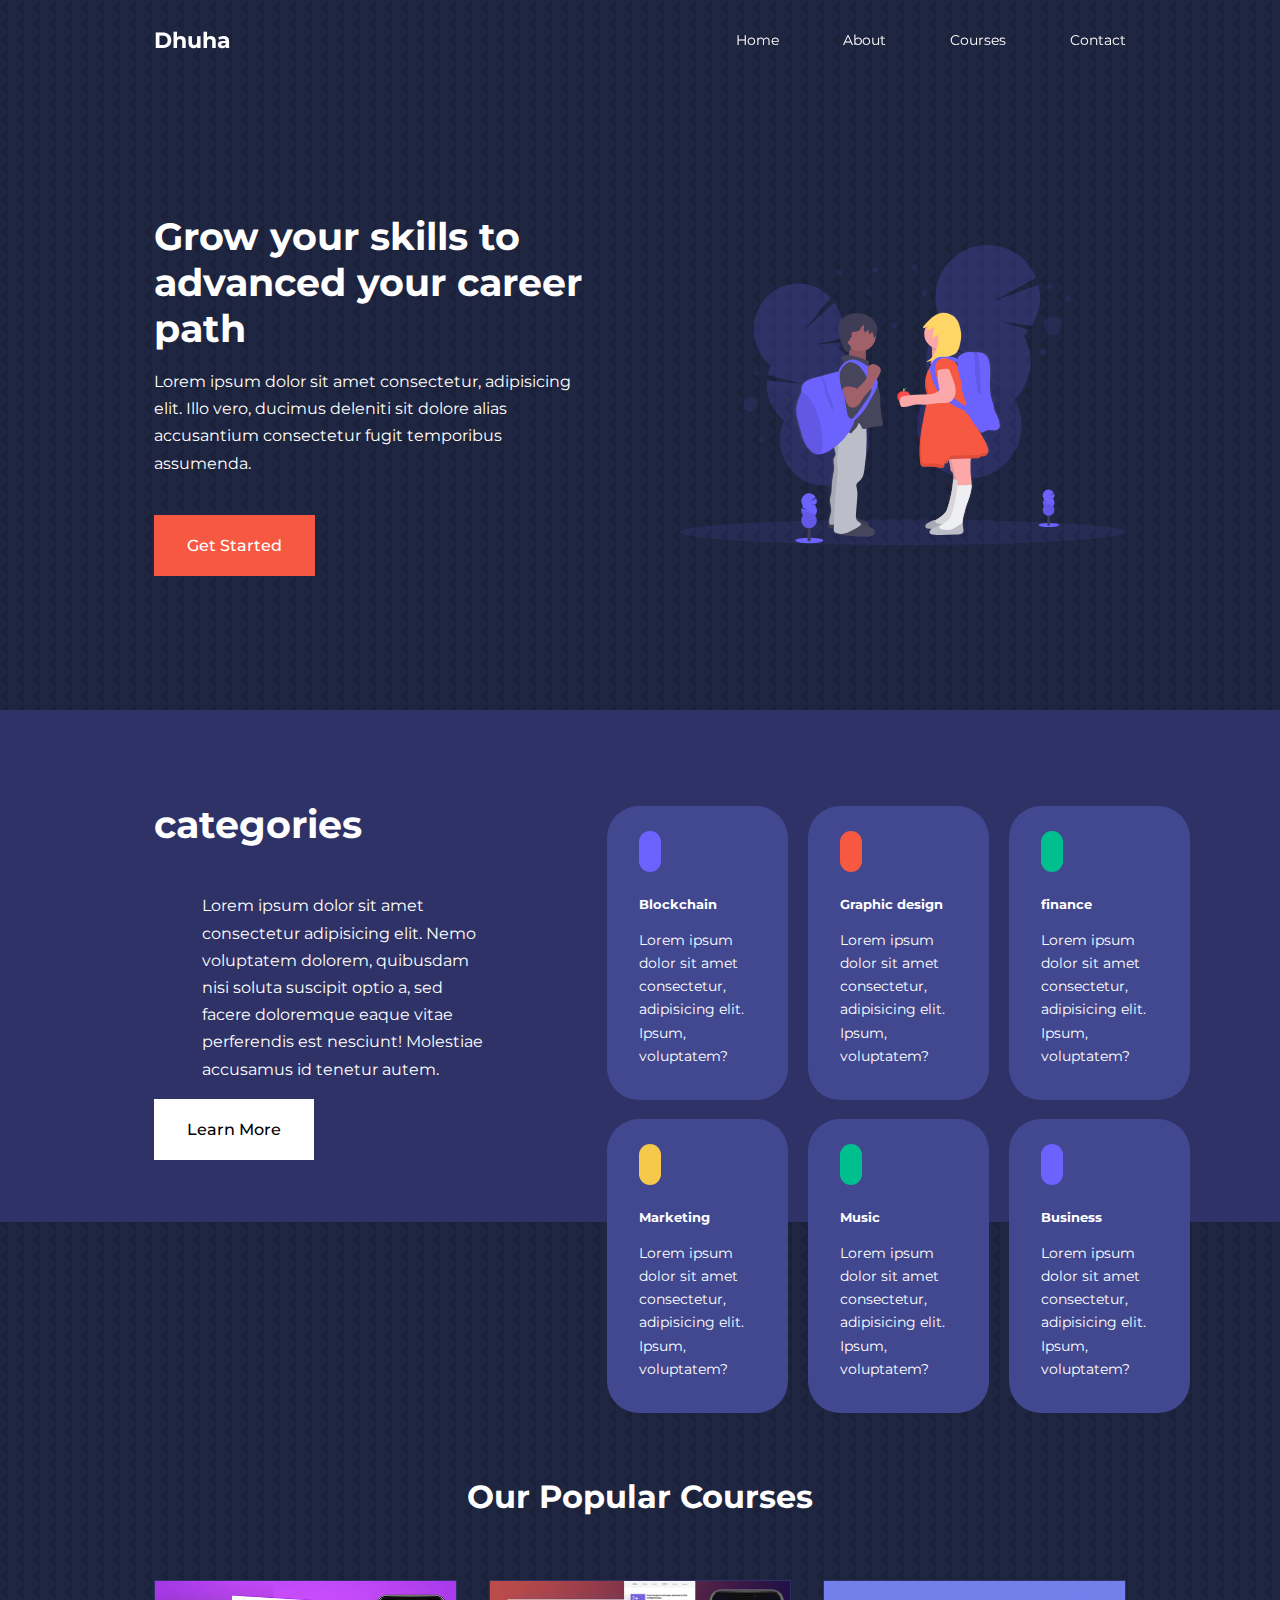
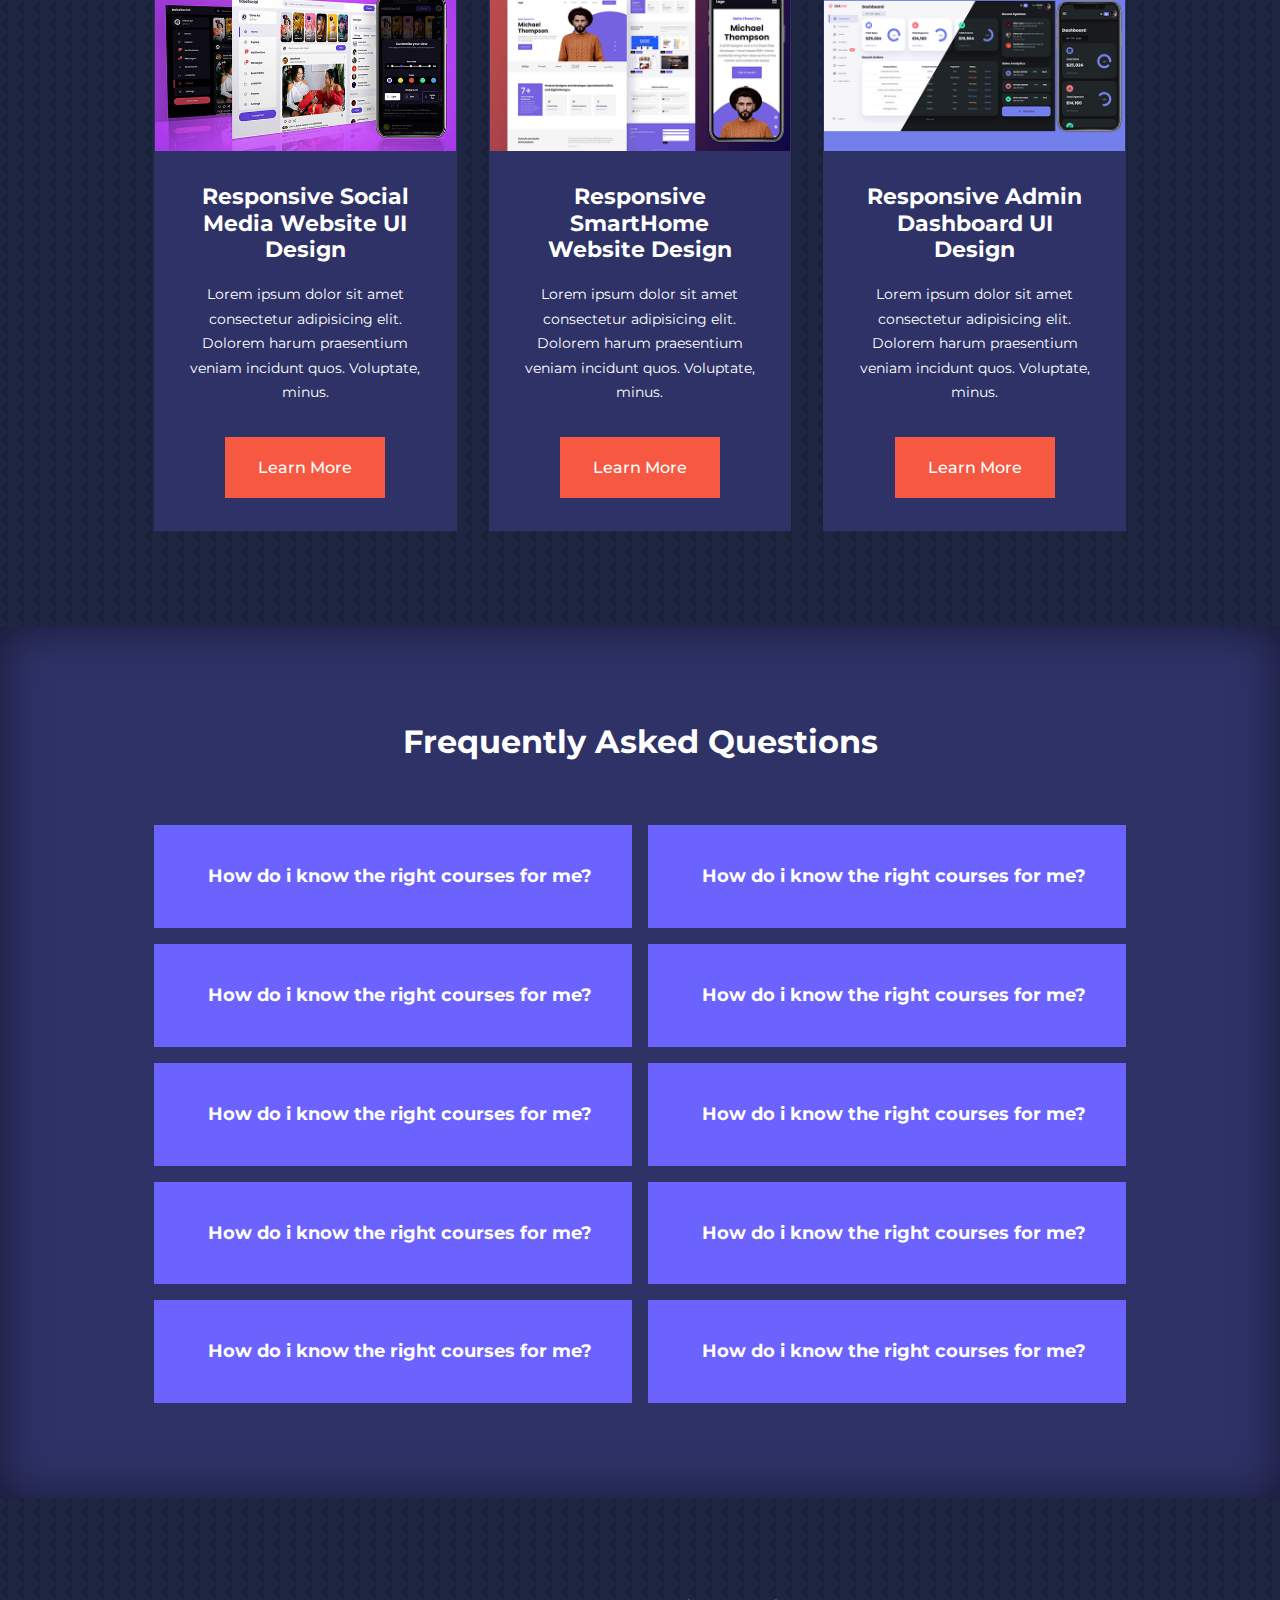
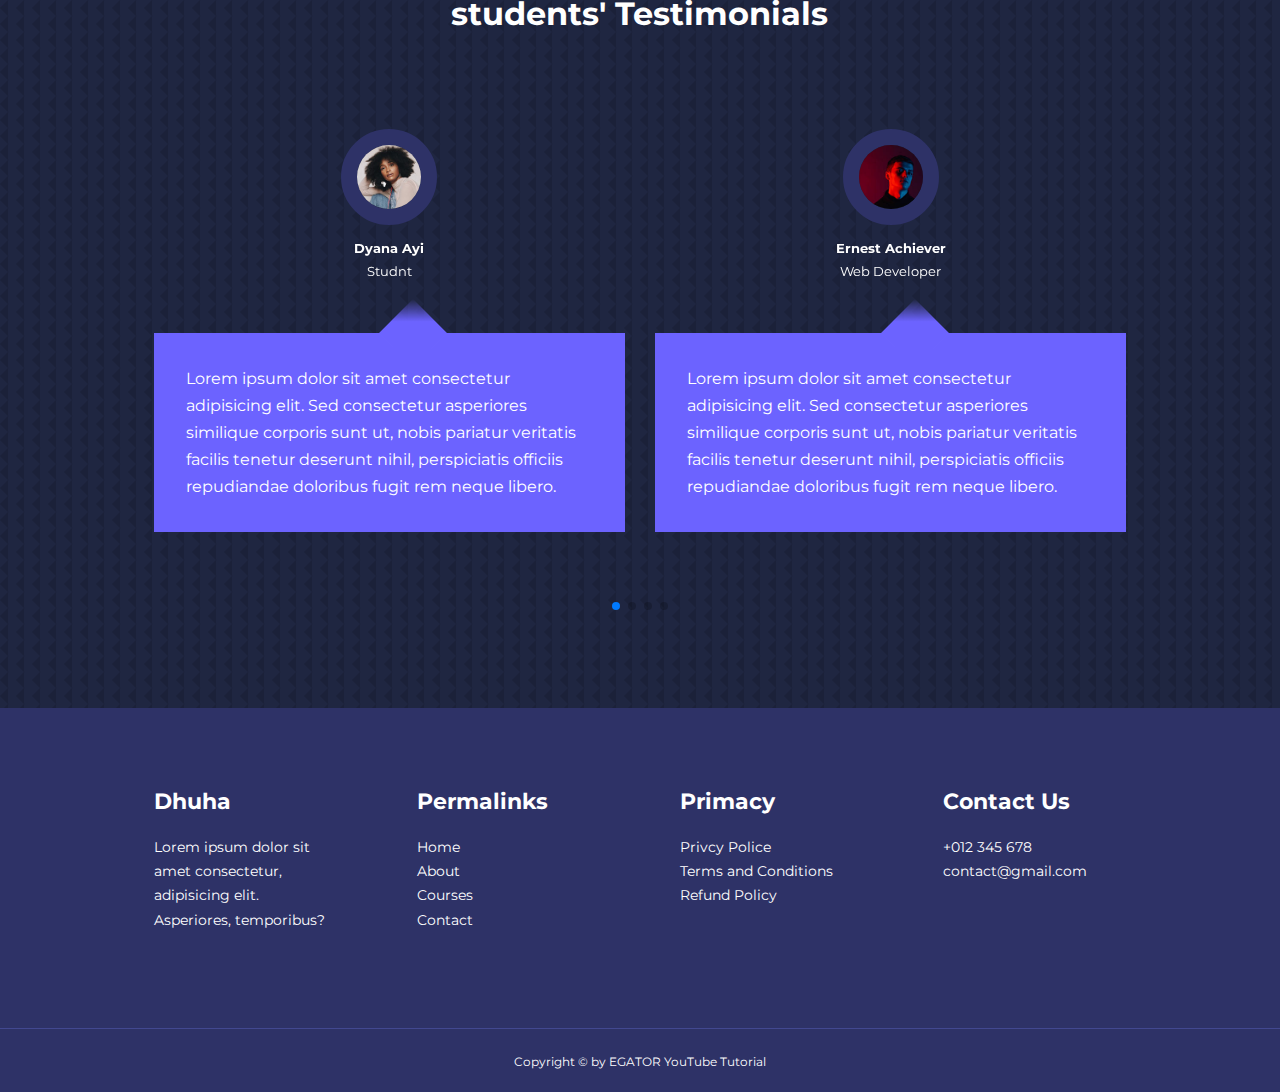
<file: index.html>
<!DOCTYPE html>
<html lang="en">
<head>
  <meta charset="UTF-8">
  <meta http-equiv="X-UA-Compatible" content="IE=edge">
  <meta name="viewport" content="width=device-width, initial-scale=1.0">
  <title>Responsive Multipage Education Using HTML, CSS & JavaScript</title>
  <link rel="stylesheet" href="https://unicons.iconscout.com/release/v2.1.6/css/unicons.css">
  <link rel="preconnect" href="https://fonts.googleapis.com">
  <link rel="preconnect" href="https://fonts.gstatic.com" crossorigin>
  <link href="https://fonts.googleapis.com/css2?family=Montserrat:wght@300;400;500;600;700&family=Open+Sans:wght@300;400;500;600;700;800&family=Poppins:wght@400;500;700&family=Roboto:wght@100;300;500&family=Work+Sans:wght@500;600;700;800&display=swap" rel="stylesheet">
  <link
  rel="stylesheet"
  href="https://unpkg.com/swiper@8/swiper-bundle.min.css"
/>
  
  <link rel="stylesheet" href="./css/style.css">
  <style>
    body{
      background-image: url('./images/bg-texture.png') ;
    }
  </style>
</head>
<body>
  
  <nav>
    <div class="container nav_container">
      <a href="index.html"><h4>Dhuha</h4></a>
      <ul class="nav_menu">
        <li><a href="index.html">Home</a></li>
        <li><a href="about.html">About</a></li>
        <li><a href="courses.html">Courses</a></li>
        <li><a href="contact.html">Contact</a></li>
      </ul>
      <button id="open-menu-btn"><i class="uil uil-bars"></i></button>
      <button id="close-menu-btn"><i class="uil uil-multiply"></i></button>
    </div>
  </nav>

  <header>
    <div class="container header_container">
      <div class="header_left">
        <h1>Grow your skills to advanced your career path</h1>
        <p>Lorem ipsum dolor sit amet consectetur, adipisicing elit. Illo vero, ducimus deleniti sit dolore alias accusantium consectetur fugit temporibus assumenda.</p>
        <a href="courses.html" class="btn btn-primary">Get Started</a>
      </div>
      <div class="header_right">
        <div class="header_right-imame">
          <img src="./images/header.svg" alt="">
        </div>
      </div>
    </div>
  </header>

  <section class="categories">
    <div class="container categories_container">
      <div class="categories_left">
        <h1>categories</h1>
        <p>Lorem ipsum dolor sit amet consectetur adipisicing elit. Nemo voluptatem dolorem, quibusdam nisi soluta suscipit optio a, sed facere doloremque eaque vitae perferendis est nesciunt! Molestiae accusamus id tenetur autem.</p>
        <a href="#" class="btn">Learn More</a>
      </div>
      <div class="categories_right">
        <article class="category">
          <span class="category_icon"><i class="uil uil-bitcoin-circle"></i></span>
          <h5>Blockchain</h5>
          <p>Lorem ipsum dolor sit amet consectetur, adipisicing elit. Ipsum, voluptatem?</p>
        </article>
        <article class="category">
          <span class="category_icon"><i class="uil uil-palette"></i></span>
          <h5>Graphic design</h5>
          <p>Lorem ipsum dolor sit amet consectetur, adipisicing elit. Ipsum, voluptatem?</p>
        </article>
        <article class="category">
          <span class="category_icon"><i class="uil uil-usd-circle"></i></span>
          <h5>finance</h5>
          <p>Lorem ipsum dolor sit amet consectetur, adipisicing elit. Ipsum, voluptatem?</p>
        </article>
        <article class="category">
          <span class="category_icon"><i class="uil uil-megaphone"></i></span>
          <h5>Marketing</h5>
          <p>Lorem ipsum dolor sit amet consectetur, adipisicing elit. Ipsum, voluptatem?</p>
        </article>
        <article class="category">
          <span class="category_icon"><i class="uil uil-music"></i></span>
          <h5>Music</h5>
          <p>Lorem ipsum dolor sit amet consectetur, adipisicing elit. Ipsum, voluptatem?</p>
        </article>
        <article class="category">
          <span class="category_icon"><i class="uil uil-puzzle-piece"></i></span>
          <h5>Business</h5>
          <p>Lorem ipsum dolor sit amet consectetur, adipisicing elit. Ipsum, voluptatem?</p>
        </article>
      </div>
    </div>
  </section>

  <section class="courses">
    <h2>Our Popular Courses</h2>
    <div class="container courses_container">
      <article class="course">
        <div class="course_image">
          <img src="./images/course1.jpg" alt="">
        </div>
        <div class="course_info">
          <h4>Responsive Social Media Website UI Design</h4>
          <p>Lorem ipsum dolor sit amet consectetur adipisicing elit. Dolorem harum praesentium veniam incidunt quos. Voluptate, minus.</p>
          <a href="courses.html" class="btn btn-primary">Learn More</a>
        </div>
      </article>

      <article class="course">
        <div class="course_image">
          <img src="./images/course2.jpg" alt="">
        </div>
        <div class="course_info">
          <h4>Responsive SmartHome Website Design</h4>
          <p>Lorem ipsum dolor sit amet consectetur adipisicing elit. Dolorem harum praesentium veniam incidunt quos. Voluptate, minus.</p>
          <a href="courses.html" class="btn btn-primary">Learn More</a>
        </div>
      </article>

      <article class="course">
        <div class="course_image">
          <img src="./images/course3.jpg" alt="">
        </div>
        <div class="course_info">
          <h4>Responsive Admin Dashboard UI Design</h4>
          <p>Lorem ipsum dolor sit amet consectetur adipisicing elit. Dolorem harum praesentium veniam incidunt quos. Voluptate, minus.</p>
          <a href="courses.html" class="btn btn-primary">Learn More</a>
        </div>
      </article>
    </div>
  </section>

  <section class="faqs">
    <h2>Frequently Asked Questions</h2>
    <div class="container faqs_container">
      <article class="faq">
        <div class="faq_icon"><i class="uil uil-plus"></i></div>
        <div class="faq_answer">
          <h4>How do i know the right courses for me?</h4>
          <p>Lorem ipsum dolor sit, amet consectetur adipisicing elit. Ipsum repudiandae vero, laborum rerum labore qui delectus, eos beatae pariatur iusto, recusandae architecto. Voluptatum enim dolore autem adipisci quos repudiandae dolores.</p>
        </div>
      </article>

      <article class="faq">
        <div class="faq_icon"><i class="uil uil-plus"></i></div>
        <div class="faq_answer">
          <h4>How do i know the right courses for me?</h4>
          <p>Lorem ipsum dolor sit, amet consectetur adipisicing elit. Ipsum repudiandae vero, laborum rerum labore qui delectus, eos beatae pariatur iusto, recusandae architecto. Voluptatum enim dolore autem adipisci quos repudiandae dolores.</p>
        </div>
      </article>

      <article class="faq">
        <div class="faq_icon"><i class="uil uil-plus"></i></div>
        <div class="faq_answer">
          <h4>How do i know the right courses for me?</h4>
          <p>Lorem ipsum dolor sit, amet consectetur adipisicing elit. Ipsum repudiandae vero, laborum rerum labore qui delectus, eos beatae pariatur iusto, recusandae architecto. Voluptatum enim dolore autem adipisci quos repudiandae dolores.</p>
        </div>
      </article>

      <article class="faq">
        <div class="faq_icon"><i class="uil uil-plus"></i></div>
        <div class="faq_answer">
          <h4>How do i know the right courses for me?</h4>
          <p>Lorem ipsum dolor sit, amet consectetur adipisicing elit. Ipsum repudiandae vero, laborum rerum labore qui delectus, eos beatae pariatur iusto, recusandae architecto. Voluptatum enim dolore autem adipisci quos repudiandae dolores.</p>
        </div>
      </article>

      <article class="faq">
        <div class="faq_icon"><i class="uil uil-plus"></i></div>
        <div class="faq_answer">
          <h4>How do i know the right courses for me?</h4>
          <p>Lorem ipsum dolor sit, amet consectetur adipisicing elit. Ipsum repudiandae vero, laborum rerum labore qui delectus, eos beatae pariatur iusto, recusandae architecto. Voluptatum enim dolore autem adipisci quos repudiandae dolores.</p>
        </div>
      </article>

      <article class="faq">
        <div class="faq_icon"><i class="uil uil-plus"></i></div>
        <div class="faq_answer">
          <h4>How do i know the right courses for me?</h4>
          <p>Lorem ipsum dolor sit, amet consectetur adipisicing elit. Ipsum repudiandae vero, laborum rerum labore qui delectus, eos beatae pariatur iusto, recusandae architecto. Voluptatum enim dolore autem adipisci quos repudiandae dolores.</p>
        </div>
      </article>

      <article class="faq">
        <div class="faq_icon"><i class="uil uil-plus"></i></div>
        <div class="faq_answer">
          <h4>How do i know the right courses for me?</h4>
          <p>Lorem ipsum dolor sit, amet consectetur adipisicing elit. Ipsum repudiandae vero, laborum rerum labore qui delectus, eos beatae pariatur iusto, recusandae architecto. Voluptatum enim dolore autem adipisci quos repudiandae dolores.</p>
        </div>
      </article>

      <article class="faq">
        <div class="faq_icon"><i class="uil uil-plus"></i></div>
        <div class="faq_answer">
          <h4>How do i know the right courses for me?</h4>
          <p>Lorem ipsum dolor sit, amet consectetur adipisicing elit. Ipsum repudiandae vero, laborum rerum labore qui delectus, eos beatae pariatur iusto, recusandae architecto. Voluptatum enim dolore autem adipisci quos repudiandae dolores.</p>
        </div>
      </article>

      <article class="faq">
        <div class="faq_icon"><i class="uil uil-plus"></i></div>
        <div class="faq_answer">
          <h4>How do i know the right courses for me?</h4>
          <p>Lorem ipsum dolor sit, amet consectetur adipisicing elit. Ipsum repudiandae vero, laborum rerum labore qui delectus, eos beatae pariatur iusto, recusandae architecto. Voluptatum enim dolore autem adipisci quos repudiandae dolores.</p>
        </div>
      </article>

      <article class="faq">
        <div class="faq_icon"><i class="uil uil-plus"></i></div>
        <div class="faq_answer">
          <h4>How do i know the right courses for me?</h4>
          <p>Lorem ipsum dolor sit, amet consectetur adipisicing elit. Ipsum repudiandae vero, laborum rerum labore qui delectus, eos beatae pariatur iusto, recusandae architecto. Voluptatum enim dolore autem adipisci quos repudiandae dolores.</p>
        </div>
      </article>
    </div>
  </section>

  <section class="container testimonials_container mySwiper">
    <h2>students' Testimonials</h2>
    <div class="swiper-wrapper">
      <article class="testimonial swiper-slide">
        <div class="avatar">
          <img src="./images/avatar1.jpg" alt="">
        </div>
        <div class="testimonial_info">
          <h5>Dyana Ayi</h5>
          <small>Studnt</small>
        </div>
        <div class="testimonial_body">
          <p>Lorem ipsum dolor sit amet consectetur adipisicing elit. Sed consectetur asperiores similique corporis sunt ut, nobis pariatur veritatis facilis tenetur deserunt nihil, perspiciatis officiis repudiandae doloribus fugit rem neque libero.</p>
        </div>
      </article>
      <article class="testimonial swiper-slide">
        <div class="avatar">
          <img src="./images/avatar2.jpg" alt="">
        </div>
        <div class="testimonial_info">
          <h5>Ernest Achiever</h5>
          <small>Web Developer</small>
        </div>
        <div class="testimonial_body">
          <p>Lorem ipsum dolor sit amet consectetur adipisicing elit. Sed consectetur asperiores similique corporis sunt ut, nobis pariatur veritatis facilis tenetur deserunt nihil, perspiciatis officiis repudiandae doloribus fugit rem neque libero.</p>
        </div>
      </article>
      <article class="testimonial swiper-slide">
        <div class="avatar">
          <img src="./images/avatar3.jpg" alt="">
        </div>
        <div class="testimonial_info">
          <h5>Edem Quist</h5>
          <small>studnt</small>
        </div>
        <div class="testimonial_body">
          <p>Lorem ipsum dolor sit amet consectetur adipisicing elit. Sed consectetur asperiores similique corporis sunt ut, nobis pariatur veritatis facilis tenetur deserunt nihil, perspiciatis officiis repudiandae doloribus fugit rem neque libero.</p>
        </div>
      </article>
      <article class="testimonial swiper-slide">
        <div class="avatar">
          <img src="./images/avatar4.jpg" alt="">
        </div>
        <div class="testimonial_info">
          <h5>Hajia Bintu</h5>
          <small>studnt</small>
        </div>
        <div class="testimonial_body">
          <p>Lorem ipsum dolor sit amet consectetur adipisicing elit. Sed consectetur asperiores similique corporis sunt ut, nobis pariatur veritatis facilis tenetur deserunt nihil, perspiciatis officiis repudiandae doloribus fugit rem neque libero.</p>
        </div>
      </article>
      <article class="testimonial swiper-slide">
        <div class="avatar">
          <img src="./images/avatar5.jpg" alt="">
        </div>
        <div class="testimonial_info">
          <h5>Jane Doe</h5>
          <small>studnt</small>
        </div>
        <div class="testimonial_body">
          <p>Lorem ipsum dolor sit amet consectetur adipisicing elit. Sed consectetur asperiores similique corporis sunt ut, nobis pariatur veritatis facilis tenetur deserunt nihil, perspiciatis officiis repudiandae doloribus fugit rem neque libero.</p>
        </div>
      </article>
    </div>
    <div class ="swiper-pagination"></div>
  </section>

  <footer>
    <div class="container footer_container">
      <div class="footer_1">
        <a href="index.html" class="footer_logo"><h4>Dhuha</h4></a>
        <p>Lorem ipsum dolor sit amet consectetur, adipisicing elit. Asperiores, temporibus?</p>
      </div>
      <div class="footer_2">
        <h4>Permalinks</h4>
        <ul class="permalinks">
          <li><a href="index.html">Home</a></li>
          <li><a href="about.html">About</a></li>
          <li><a href="courses.html">Courses</a></li>
          <li><a href="contact.html">Contact</a></li>
        </ul>
      </div>
      <div class="footer_3">
        <h4>Primacy</h4>
        <div class="privacy">
          <li><a href="#">Privcy Police</a></li>
          <li><a href="#">Terms and Conditions</a></li>
          <li><a href="#">Refund Policy</a></li>
        </div>
      </div>
      <div class="footer_4">
        <h4>Contact Us</h4>
        <div>
          <p>+012 345 678 </p>
          <p>contact@gmail.com</p>
        </div>
        <div class="footer_socials">
          <ul>
            <li><a href="#"><i class="uil uil-facebook-f"></i></a></li>
            <li><a href="#"><i class="uil uil-instagram-alt"></i></a></li>
            <li><a href="#"><i class="uil uil-twitter"></i></a></li>
            <li><a href="#"><i class="uil uil-linkedin-alt"></i></a></li>
          </ul>
        </div>
      </div>
    </div>
      <div class="footer_copyright">
        <small>Copyright &copy; by EGATOR YouTube Tutorial</small>
      </div>
  </footer>

  <script src="https://unpkg.com/swiper@8/swiper-bundle.min.js"></script>
  <script src="./main.js"></script>

  <script>
    var swiper = new Swiper(".mySwiper", {
      slidesPerView: 1,
      spaceBetween: 30,
      pagination: {
        el: ".swiper-pagination",
        clickable: true,
      },
      breakpoints:{
        600:{
          slidesPerView: 2,
        }
      }
    });
  </script>

</body>
</html>
</file>
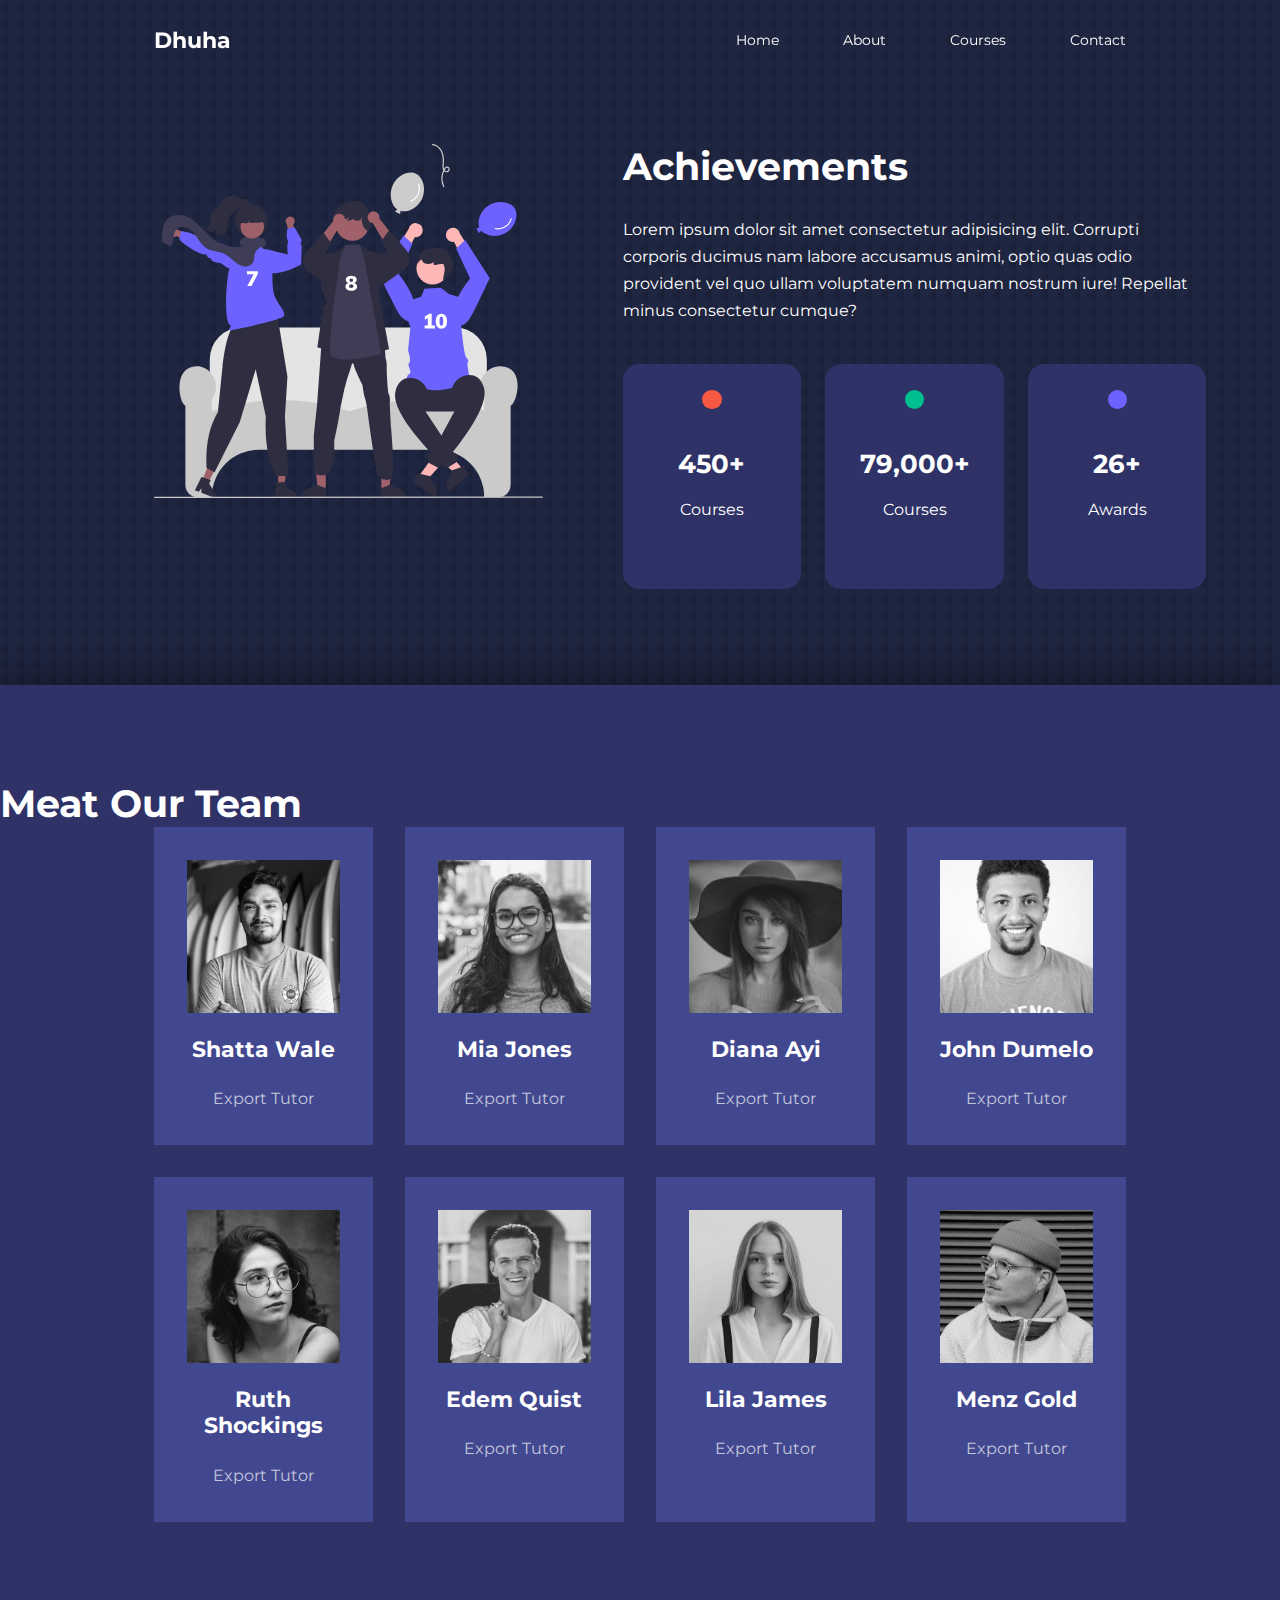
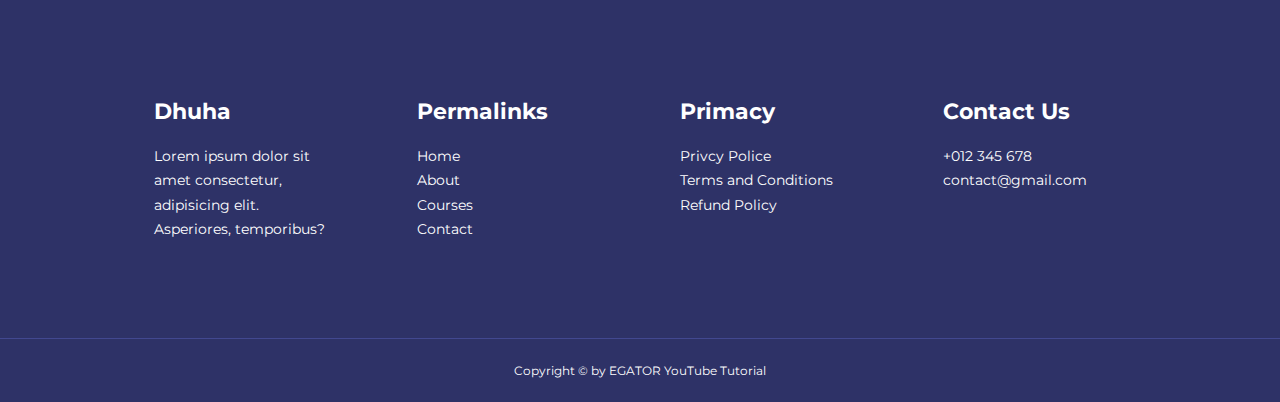
<file: about.html>
<!DOCTYPE html>
<html lang="en">
<head>
  <meta charset="UTF-8">
  <meta http-equiv="X-UA-Compatible" content="IE=edge">
  <meta name="viewport" content="width=device-width, initial-scale=1.0">
  <title>Responsive Multipage Education Using HTML, CSS & JavaScript</title>
  <link rel="stylesheet" href="https://unicons.iconscout.com/release/v2.1.6/css/unicons.css">
  <link rel="preconnect" href="https://fonts.googleapis.com">
  <link rel="preconnect" href="https://fonts.gstatic.com" crossorigin>
  <link href="https://fonts.googleapis.com/css2?family=Montserrat:wght@300;400;500;600;700&family=Open+Sans:wght@300;400;500;600;700;800&family=Poppins:wght@400;500;700&family=Roboto:wght@100;300;500&family=Work+Sans:wght@500;600;700;800&display=swap" rel="stylesheet"> 
  <link rel="stylesheet" href="./css/style.css">
  <link rel="stylesheet" href="./css/about.css">
  <style>
    body{
      background-image: url('./images/bg-texture.png') ;
    }
  </style>
</head>
<body>
  
  <nav>
    <div class="container nav_container">
      <a href="index.html"><h4>Dhuha</h4></a>
      <ul class="nav_menu">
        <li><a href="index.html">Home</a></li>
        <li><a href="about.html">About</a></li>
        <li><a href="courses.html">Courses</a></li>
        <li><a href="contact.html">Contact</a></li>
      </ul>
      <button id="open-menu-btn"><i class="uil uil-bars"></i></button>
      <button id="close-menu-btn"><i class="uil uil-multiply"></i></button>
    </div>
  </nav>

  <section class="about_achievements">
    <div class="container about_achievements-container">
      <div class="about_achievements-left">
        <img src="./images/about achievements.svg" alt="">
      </div>
      <div class="about_achievements-right">
        <h1>Achievements</h1>
        <P>Lorem ipsum dolor sit amet consectetur adipisicing elit. Corrupti corporis ducimus nam labore accusamus animi, optio quas odio provident vel quo ullam voluptatem numquam nostrum iure! Repellat minus consectetur cumque?</P>
        <div class="achievements_cards">
          <article class="achievement_card">
            <span class="achievement_icon">
              <i class="uil uil-video"></i>
            </span>
            <h3>450+</h3>
            <p>Courses</p>
          </article>
          <article class="achievement_card">
            <span class="achievement_icon">
              <i class="uil uil-users-alt"></i>
            </span>
            <h3>79,000+</h3>
            <p>Courses</p>
          </article> 
          <article class="achievement_card">
            <span class="achievement_icon">
              <i class="uil uil-trophy"></i>
            </span>
            <h3>26+</h3>
            <p>Awards</p>
          </article>
        </div>
      </div>
    </div>
  </section>

  <section class="team">
    <h1>Meat Our Team</h1>
    <div class="container team_container">
      <article class="team_member">
        <div class="team_member-img">
          <img src="./images/tm1.jpg" alt="">
        </div>
        <div class="team_member-info">
          <h4>Shatta Wale</h4>
          <p>Export Tutor</p>
        </div>
        <div class="team_member-socials">
          <a href="https://instagram.com" target="_blank"><i class="uil uil-instagram"></i></a>
          <a href="https://twitter.com" target="_blank"><i class="uil uil-twitter-alt"></i></a>
          <a href="https://linkedin.com" target="_blank"><i class="uil uil-linkedin-alt"></i></a>
        </div>
      </article>
      <article class="team_member">
        <div class="team_member-img">
          <img src="./images/tm2.jpg" alt="">
        </div>
        <div class="team_member-info">
          <h4>Mia Jones</h4>
          <p>Export Tutor</p>
        </div>
        <div class="team_member-socials">
          <a href="https://instagram.com" target="_blank"><i class="uil uil-instagram"></i></a>
          <a href="https://twitter.com" target="_blank"><i class="uil uil-twitter-alt"></i></a>
          <a href="https://linkedin.com" target="_blank"><i class="uil uil-linkedin-alt"></i></a>
        </div>
      </article>
      <article class="team_member">
        <div class="team_member-img">
          <img src="./images/tm3.jpg" alt="">
        </div>
        <div class="team_member-info">
          <h4>Diana Ayi</h4>
          <p>Export Tutor</p>
        </div>
        <div class="team_member-socials">
          <a href="https://instagram.com" target="_blank"><i class="uil uil-instagram"></i></a>
          <a href="https://twitter.com" target="_blank"><i class="uil uil-twitter-alt"></i></a>
          <a href="https://linkedin.com" target="_blank"><i class="uil uil-linkedin-alt"></i></a>
        </div>
      </article>
      <article class="team_member">
        <div class="team_member-img">
          <img src="./images/tm4.jpg" alt="">
        </div>
        <div class="team_member-info">
          <h4>John Dumelo</h4>
          <p>Export Tutor</p>
        </div>
        <div class="team_member-socials">
          <a href="https://instagram.com" target="_blank"><i class="uil uil-instagram"></i></a>
          <a href="https://twitter.com" target="_blank"><i class="uil uil-twitter-alt"></i></a>
          <a href="https://linkedin.com" target="_blank"><i class="uil uil-linkedin-alt"></i></a>
        </div>
      </article>
      <article class="team_member">
        <div class="team_member-img">
          <img src="./images/tm5.jpg" alt="">
        </div>
        <div class="team_member-info">
          <h4>Ruth Shockings</h4>
          <p>Export Tutor</p>
        </div>
        <div class="team_member-socials">
          <a href="https://instagram.com" target="_blank"><i class="uil uil-instagram"></i></a>
          <a href="https://twitter.com" target="_blank"><i class="uil uil-twitter-alt"></i></a>
          <a href="https://linkedin.com" target="_blank"><i class="uil uil-linkedin-alt"></i></a>
        </div>
      </article>
      <article class="team_member">
        <div class="team_member-img">
          <img src="./images/tm6.jpg" alt="">
        </div>
        <div class="team_member-info">
          <h4>Edem Quist</h4>
          <p>Export Tutor</p>
        </div>
        <div class="team_member-socials">
          <a href="https://instagram.com" target="_blank"><i class="uil uil-instagram"></i></a>
          <a href="https://twitter.com" target="_blank"><i class="uil uil-twitter-alt"></i></a>
          <a href="https://linkedin.com" target="_blank"><i class="uil uil-linkedin-alt"></i></a>
        </div>
      </article>
      <article class="team_member">
        <div class="team_member-img">
          <img src="./images/tm7.jpg" alt="">
        </div>
        <div class="team_member-info">
          <h4>Lila James</h4>
          <p>Export Tutor</p>
        </div>
        <div class="team_member-socials">
          <a href="https://instagram.com" target="_blank"><i class="uil uil-instagram"></i></a>
          <a href="https://twitter.com" target="_blank"><i class="uil uil-twitter-alt"></i></a>
          <a href="https://linkedin.com" target="_blank"><i class="uil uil-linkedin-alt"></i></a>
        </div>
      </article>
      <article class="team_member">
        <div class="team_member-img">
          <img src="./images/tm8.jpg" alt="">
        </div>
        <div class="team_member-info">
          <h4>Menz Gold</h4>
          <p>Export Tutor</p>
        </div>
        <div class="team_member-socials">
          <a href="https://instagram.com" target="_blank"><i class="uil uil-instagram"></i></a>
          <a href="https://twitter.com" target="_blank"><i class="uil uil-twitter-alt"></i></a>
          <a href="https://linkedin.com" target="_blank"><i class="uil uil-linkedin-alt"></i></a>
        </div>
      </article>
    </div>
  </section>

  <footer>
    <div class="container footer_container">
      <div class="footer_1">
        <a href="index.html" class="footer_logo"><h4>Dhuha</h4></a>
        <p>Lorem ipsum dolor sit amet consectetur, adipisicing elit. Asperiores, temporibus?</p>
      </div>
      <div class="footer_2">
        <h4>Permalinks</h4>
        <ul class="permalinks">
          <li><a href="index.html">Home</a></li>
          <li><a href="about.html">About</a></li>
          <li><a href="courses.html">Courses</a></li>
          <li><a href="contact.html">Contact</a></li>
        </ul>
      </div>
      <div class="footer_3">
        <h4>Primacy</h4>
        <div class="privacy">
          <li><a href="#">Privcy Police</a></li>
          <li><a href="#">Terms and Conditions</a></li>
          <li><a href="#">Refund Policy</a></li>
        </div>
      </div>
      <div class="footer_4">
        <h4>Contact Us</h4>
        <div>
          <p>+012 345 678 </p>
          <p>contact@gmail.com</p>
        </div>
        <div class="footer_socials">
          <ul>
            <li><a href="#"><i class="uil uil-facebook-f"></i></a></li>
            <li><a href="#"><i class="uil uil-instagram-alt"></i></a></li>
            <li><a href="#"><i class="uil uil-twitter"></i></a></li>
            <li><a href="#"><i class="uil uil-linkedin-alt"></i></a></li>
          </ul>
        </div>
      </div>
    </div>
      <div class="footer_copyright">
        <small>Copyright &copy; by EGATOR YouTube Tutorial</small>
      </div>
  </footer>
  <script src="./main.js"></script>
</body>
</html>
</file>
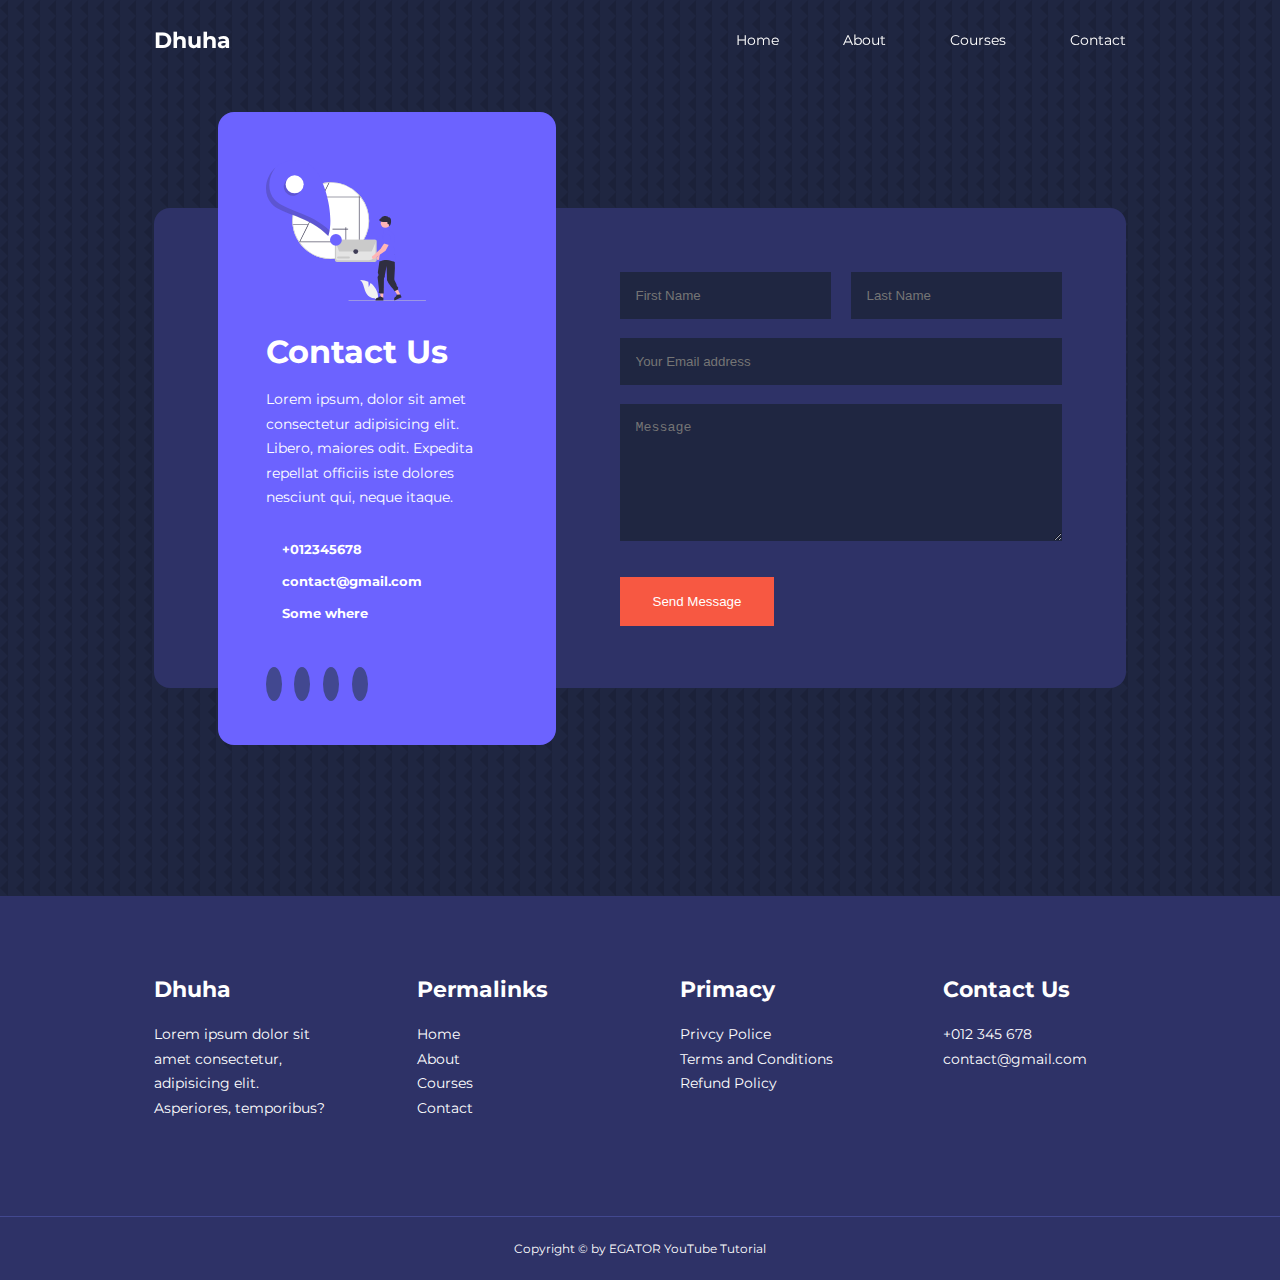
<file: contact.html>
<!DOCTYPE html>
<html lang="en">
<head>
  <meta charset="UTF-8">
  <meta http-equiv="X-UA-Compatible" content="IE=edge">
  <meta name="viewport" content="width=device-width, initial-scale=1.0">
  <title>Responsive Multipage Education Using HTML, CSS & JavaScript</title>
  <link rel="stylesheet" href="https://unicons.iconscout.com/release/v2.1.6/css/unicons.css">
  <link rel="preconnect" href="https://fonts.googleapis.com">
  <link rel="preconnect" href="https://fonts.gstatic.com" crossorigin>
  <link href="https://fonts.googleapis.com/css2?family=Montserrat:wght@300;400;500;600;700&family=Open+Sans:wght@300;400;500;600;700;800&family=Poppins:wght@400;500;700&family=Roboto:wght@100;300;500&family=Work+Sans:wght@500;600;700;800&display=swap" rel="stylesheet"> 
  <link rel="stylesheet" href="./css/style.css">
  <link rel="stylesheet" href="./css/contact.css">
  <style>
    body{
      background-image: url('./images/bg-texture.png') ;
    }
  </style>
</head>
<body>
  
  <nav>
    <div class="container nav_container">
      <a href="index.html"><h4>Dhuha</h4></a>
      <ul class="nav_menu">
        <li><a href="index.html">Home</a></li>
        <li><a href="about.html">About</a></li>
        <li><a href="courses.html">Courses</a></li>
        <li><a href="contact.html">Contact</a></li>
      </ul>
      <button id="open-menu-btn"><i class="uil uil-bars"></i></button>
      <button id="close-menu-btn"><i class="uil uil-multiply"></i></button>
    </div>
  </nav>


  <section class="contact">
    <div class="container contact_container">
      <aside class="contact_aside">
        <div class="aside_img">
          <img src="./images/contact.svg" alt="">
        </div>
        <h2>Contact Us</h2>
        <p>Lorem ipsum, dolor sit amet consectetur adipisicing elit. Libero, maiores odit. Expedita repellat officiis iste dolores nesciunt qui, neque itaque.</p>
        <ul class="contact_details">
          <li>
            <i class="uil uil-phone-times"></i>
            <h5>+012345678</h5>
          </li>
          <li>
            <i class="uil uil-envelope"></i>
            <h5>contact@gmail.com</h5>
          </li>
          <li>
            <i class="uil uil-location-point"></i>
            <h5>Some where</h5>
          </li>
        </ul>
        <ul class="contact_socials">
          <li><a href="https://facebook.com"><i class="uil uil-facebook-f"></i></a></li>
          <li><a href="https://instagram.com"><i class="uil uil-instagram"></i></a></li>
          <li><a href="https://twitter.com"><i class="uil uil-twitter"></i></a></li>
          <li><a href="https://linkedin.com"><i class="uil uil-linkedin-alt"></i></a></li>
        </ul>
      </aside>

      <form action="https://formspree.io/f/myyodjrd" method="POST" class="contact_form">
        <div class="form_name">
          <input type="text" name="First Name" placeholder="First Name" required>
          <input type="text" name="Last Name" placeholder="Last Name" required>
        </div>
        <input type="email" name="Email Address" placeholder="Your Email address" required>
        <textarea name="Message" placeholder="Message" rows="7" required></textarea>
        <button type="submit" class="btn btn-primary">Send Message</button>
      </form>
    </div>
  </section>


  <footer>
    <div class="container footer_container">
      <div class="footer_1">
        <a href="index.html" class="footer_logo"><h4>Dhuha</h4></a>
        <p>Lorem ipsum dolor sit amet consectetur, adipisicing elit. Asperiores, temporibus?</p>
      </div>
      <div class="footer_2">
        <h4>Permalinks</h4>
        <ul class="permalinks">
          <li><a href="index.html">Home</a></li>
          <li><a href="about.html">About</a></li>
          <li><a href="courses.html">Courses</a></li>
          <li><a href="contact.html">Contact</a></li>
        </ul>
      </div>
      <div class="footer_3">
        <h4>Primacy</h4>
        <div class="privacy">
          <li><a href="#">Privcy Police</a></li>
          <li><a href="#">Terms and Conditions</a></li>
          <li><a href="#">Refund Policy</a></li>
        </div>
      </div>
      <div class="footer_4">
        <h4>Contact Us</h4>
        <div>
          <p>+012 345 678 </p>
          <p>contact@gmail.com</p>
        </div>
        <div class="footer_socials">
          <ul>
            <li><a href="#"><i class="uil uil-facebook-f"></i></a></li>
            <li><a href="#"><i class="uil uil-instagram-alt"></i></a></li>
            <li><a href="#"><i class="uil uil-twitter"></i></a></li>
            <li><a href="#"><i class="uil uil-linkedin-alt"></i></a></li>
          </ul>
        </div>
      </div>
    </div>
      <div class="footer_copyright">
        <small>Copyright &copy; by EGATOR YouTube Tutorial</small>
      </div>
    </footer>
  <script src="./main.js"></script>
  </body>
  </html>
</file>
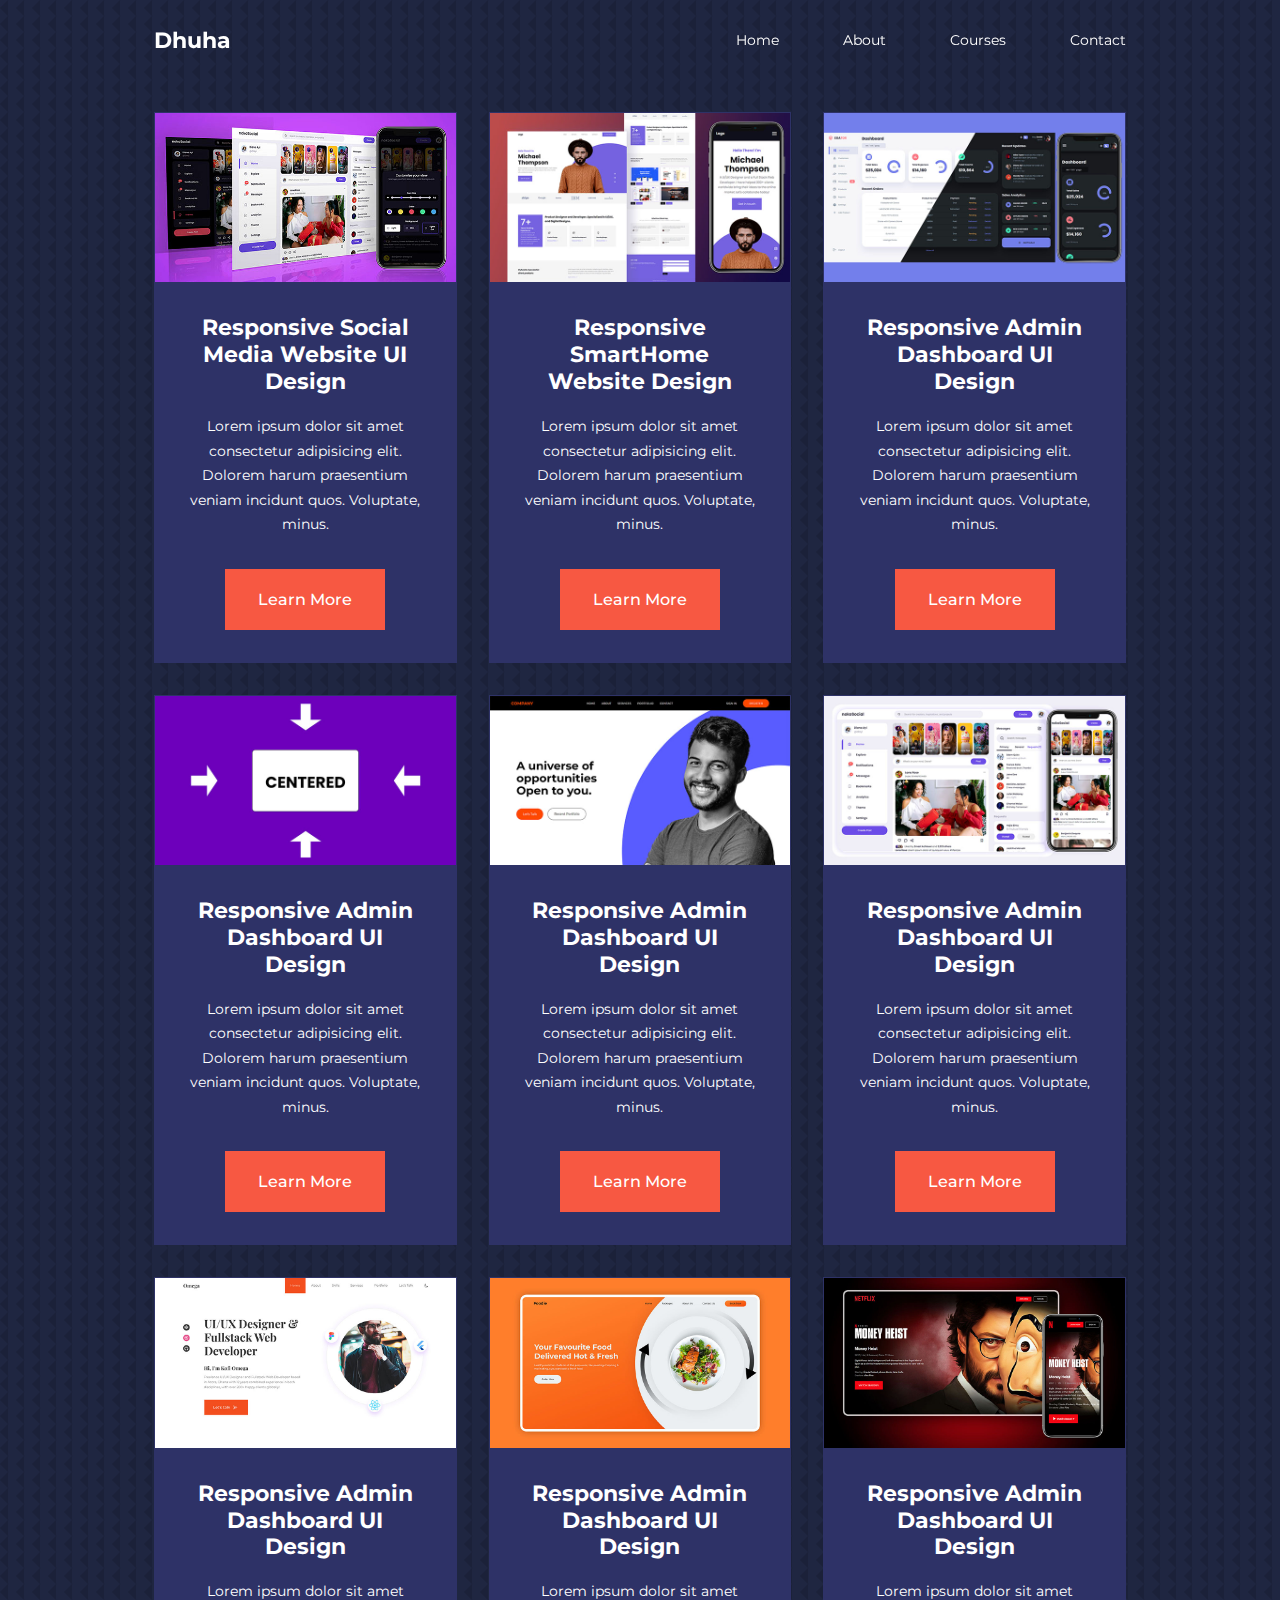
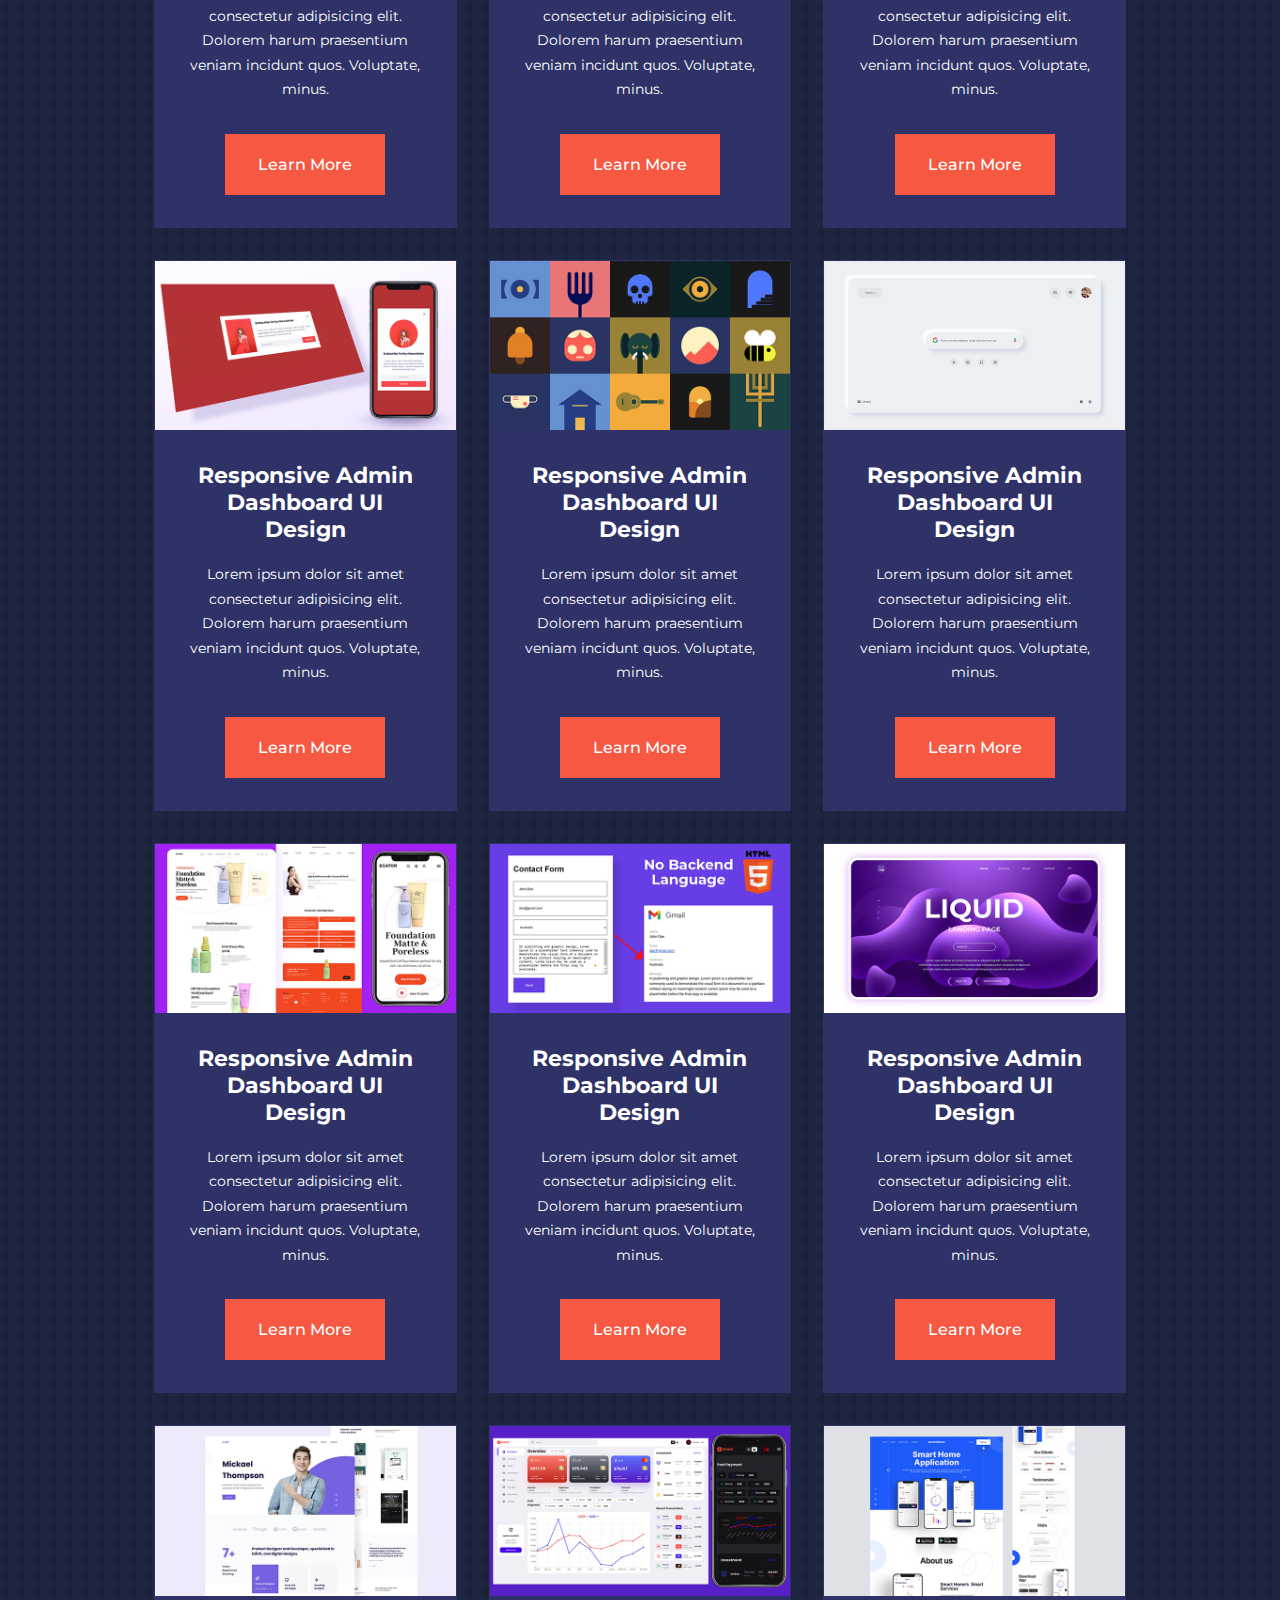
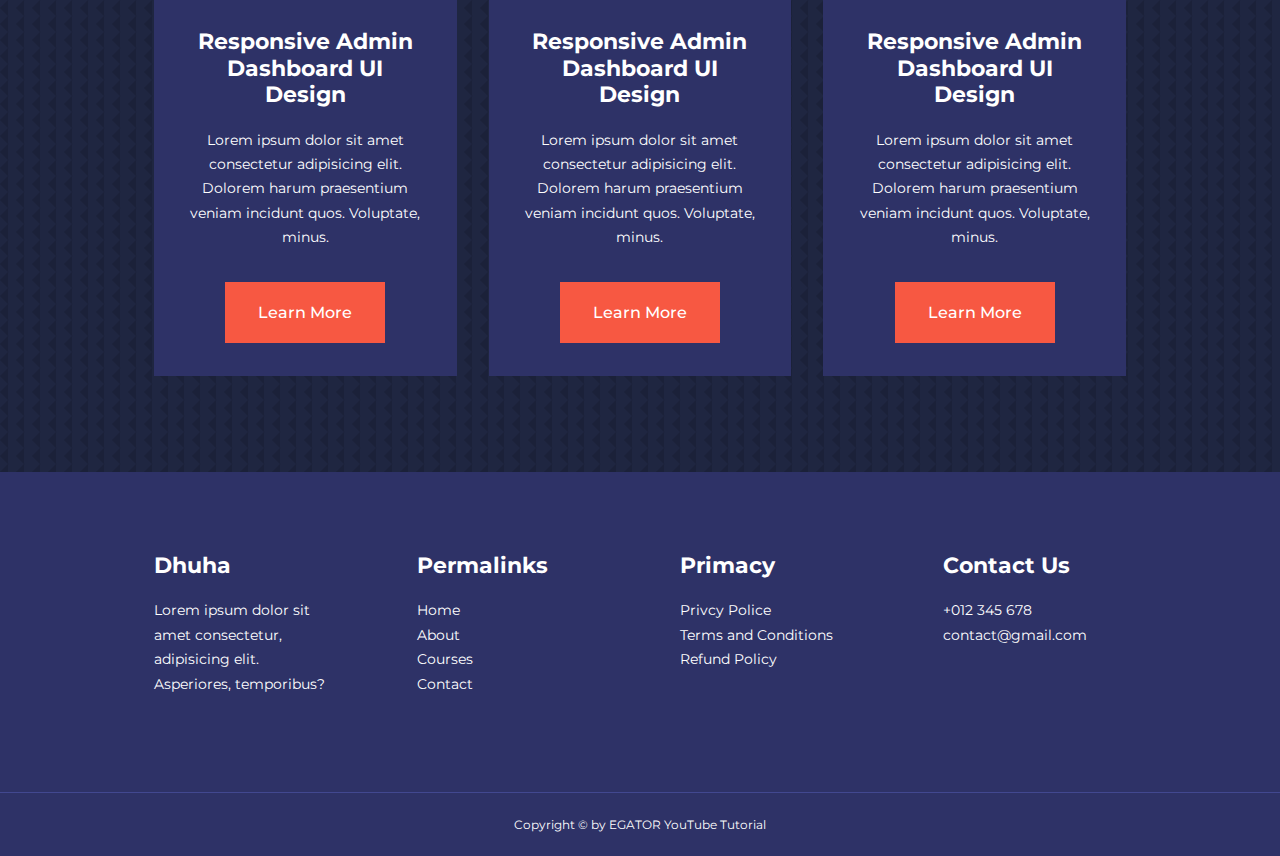
<file: courses.html>
<!DOCTYPE html>
<html lang="en">
<head>
  <meta charset="UTF-8">
  <meta http-equiv="X-UA-Compatible" content="IE=edge">
  <meta name="viewport" content="width=device-width, initial-scale=1.0">
  <title>Responsive Multipage Education Using HTML, CSS & JavaScript</title>
  <link rel="stylesheet" href="https://unicons.iconscout.com/release/v2.1.6/css/unicons.css">
  <link rel="preconnect" href="https://fonts.googleapis.com">
  <link rel="preconnect" href="https://fonts.gstatic.com" crossorigin>
  <link href="https://fonts.googleapis.com/css2?family=Montserrat:wght@300;400;500;600;700&family=Open+Sans:wght@300;400;500;600;700;800&family=Poppins:wght@400;500;700&family=Roboto:wght@100;300;500&family=Work+Sans:wght@500;600;700;800&display=swap" rel="stylesheet"> 
  <link rel="stylesheet" href="./css/style.css">
  <style>
    body{
      background-image: url('./images/bg-texture.png') ;
    }
    .courses{
      margin-top: 1rem;
    }
  </style>
</head>
<body>
  
  <nav>
    <div class="container nav_container">
      <a href="index.html"><h4>Dhuha</h4></a>
      <ul class="nav_menu">
        <li><a href="index.html">Home</a></li>
        <li><a href="about.html">About</a></li>
        <li><a href="courses.html">Courses</a></li>
        <li><a href="contact.html">Contact</a></li>
      </ul>
      <button id="open-menu-btn"><i class="uil uil-bars"></i></button>
      <button id="close-menu-btn"><i class="uil uil-multiply"></i></button>
    </div>
  </nav>

  <section class="courses">
    <div class="container courses_container">
      <article class="course">
        <div class="course_image">
          <img src="./images/course1.jpg" alt="">
        </div>
        <div class="course_info">
          <h4>Responsive Social Media Website UI Design</h4>
          <p>Lorem ipsum dolor sit amet consectetur adipisicing elit. Dolorem harum praesentium veniam incidunt quos. Voluptate, minus.</p>
          <a href="courses.html" class="btn btn-primary">Learn More</a>
        </div>
      </article>

      <article class="course">
        <div class="course_image">
          <img src="./images/course2.jpg" alt="">
        </div>
        <div class="course_info">
          <h4>Responsive SmartHome Website Design</h4>
          <p>Lorem ipsum dolor sit amet consectetur adipisicing elit. Dolorem harum praesentium veniam incidunt quos. Voluptate, minus.</p>
          <a href="courses.html" class="btn btn-primary">Learn More</a>
        </div>
      </article>

      <article class="course">
        <div class="course_image">
          <img src="./images/course3.jpg" alt="">
        </div>
        <div class="course_info">
          <h4>Responsive Admin Dashboard UI Design</h4>
          <p>Lorem ipsum dolor sit amet consectetur adipisicing elit. Dolorem harum praesentium veniam incidunt quos. Voluptate, minus.</p>
          <a href="courses.html" class="btn btn-primary">Learn More</a>
        </div>
      </article>
      <article class="course">
        <div class="course_image">
          <img src="./images/course4.jpg" alt="">
        </div>
        <div class="course_info">
          <h4>Responsive Admin Dashboard UI Design</h4>
          <p>Lorem ipsum dolor sit amet consectetur adipisicing elit. Dolorem harum praesentium veniam incidunt quos. Voluptate, minus.</p>
          <a href="courses.html" class="btn btn-primary">Learn More</a>
        </div>
      </article>
      <article class="course">
        <div class="course_image">
          <img src="./images/course5.jpg" alt="">
        </div>
        <div class="course_info">
          <h4>Responsive Admin Dashboard UI Design</h4>
          <p>Lorem ipsum dolor sit amet consectetur adipisicing elit. Dolorem harum praesentium veniam incidunt quos. Voluptate, minus.</p>
          <a href="courses.html" class="btn btn-primary">Learn More</a>
        </div>
      </article>
      <article class="course">
        <div class="course_image">
          <img src="./images/course6.jpg" alt="">
        </div>
        <div class="course_info">
          <h4>Responsive Admin Dashboard UI Design</h4>
          <p>Lorem ipsum dolor sit amet consectetur adipisicing elit. Dolorem harum praesentium veniam incidunt quos. Voluptate, minus.</p>
          <a href="courses.html" class="btn btn-primary">Learn More</a>
        </div>
      </article>
      <article class="course">
        <div class="course_image">
          <img src="./images/course7.jpg" alt="">
        </div>
        <div class="course_info">
          <h4>Responsive Admin Dashboard UI Design</h4>
          <p>Lorem ipsum dolor sit amet consectetur adipisicing elit. Dolorem harum praesentium veniam incidunt quos. Voluptate, minus.</p>
          <a href="courses.html" class="btn btn-primary">Learn More</a>
        </div>
      </article>
      <article class="course">
        <div class="course_image">
          <img src="./images/course8.jpg" alt="">
        </div>
        <div class="course_info">
          <h4>Responsive Admin Dashboard UI Design</h4>
          <p>Lorem ipsum dolor sit amet consectetur adipisicing elit. Dolorem harum praesentium veniam incidunt quos. Voluptate, minus.</p>
          <a href="courses.html" class="btn btn-primary">Learn More</a>
        </div>
      </article>
      <article class="course">
        <div class="course_image">
          <img src="./images/course9.jpg" alt="">
        </div>
        <div class="course_info">
          <h4>Responsive Admin Dashboard UI Design</h4>
          <p>Lorem ipsum dolor sit amet consectetur adipisicing elit. Dolorem harum praesentium veniam incidunt quos. Voluptate, minus.</p>
          <a href="courses.html" class="btn btn-primary">Learn More</a>
        </div>
      </article>
      <article class="course">
        <div class="course_image">
          <img src="./images/course10.jpg" alt="">
        </div>
        <div class="course_info">
          <h4>Responsive Admin Dashboard UI Design</h4>
          <p>Lorem ipsum dolor sit amet consectetur adipisicing elit. Dolorem harum praesentium veniam incidunt quos. Voluptate, minus.</p>
          <a href="courses.html" class="btn btn-primary">Learn More</a>
        </div>
      </article>
      <article class="course">
        <div class="course_image">
          <img src="./images/course11.jpg" alt="">
        </div>
        <div class="course_info">
          <h4>Responsive Admin Dashboard UI Design</h4>
          <p>Lorem ipsum dolor sit amet consectetur adipisicing elit. Dolorem harum praesentium veniam incidunt quos. Voluptate, minus.</p>
          <a href="courses.html" class="btn btn-primary">Learn More</a>
        </div>
      </article>
      <article class="course">
        <div class="course_image">
          <img src="./images/course12.jpg" alt="">
        </div>
        <div class="course_info">
          <h4>Responsive Admin Dashboard UI Design</h4>
          <p>Lorem ipsum dolor sit amet consectetur adipisicing elit. Dolorem harum praesentium veniam incidunt quos. Voluptate, minus.</p>
          <a href="courses.html" class="btn btn-primary">Learn More</a>
        </div>
      </article>
      <article class="course">
        <div class="course_image">
          <img src="./images/course13.jpg" alt="">
        </div>
        <div class="course_info">
          <h4>Responsive Admin Dashboard UI Design</h4>
          <p>Lorem ipsum dolor sit amet consectetur adipisicing elit. Dolorem harum praesentium veniam incidunt quos. Voluptate, minus.</p>
          <a href="courses.html" class="btn btn-primary">Learn More</a>
        </div>
      </article>
      <article class="course">
        <div class="course_image">
          <img src="./images/course14.jpg" alt="">
        </div>
        <div class="course_info">
          <h4>Responsive Admin Dashboard UI Design</h4>
          <p>Lorem ipsum dolor sit amet consectetur adipisicing elit. Dolorem harum praesentium veniam incidunt quos. Voluptate, minus.</p>
          <a href="courses.html" class="btn btn-primary">Learn More</a>
        </div>
      </article>
      <article class="course">
        <div class="course_image">
          <img src="./images/course15.jpg" alt="">
        </div>
        <div class="course_info">
          <h4>Responsive Admin Dashboard UI Design</h4>
          <p>Lorem ipsum dolor sit amet consectetur adipisicing elit. Dolorem harum praesentium veniam incidunt quos. Voluptate, minus.</p>
          <a href="courses.html" class="btn btn-primary">Learn More</a>
        </div>
      </article>
      <article class="course">
        <div class="course_image">
          <img src="./images/course16.jpg" alt="">
        </div>
        <div class="course_info">
          <h4>Responsive Admin Dashboard UI Design</h4>
          <p>Lorem ipsum dolor sit amet consectetur adipisicing elit. Dolorem harum praesentium veniam incidunt quos. Voluptate, minus.</p>
          <a href="courses.html" class="btn btn-primary">Learn More</a>
        </div>
      </article>
      <article class="course">
        <div class="course_image">
          <img src="./images/course17.jpg" alt="">
        </div>
        <div class="course_info">
          <h4>Responsive Admin Dashboard UI Design</h4>
          <p>Lorem ipsum dolor sit amet consectetur adipisicing elit. Dolorem harum praesentium veniam incidunt quos. Voluptate, minus.</p>
          <a href="courses.html" class="btn btn-primary">Learn More</a>
        </div>
      </article>
      <article class="course">
        <div class="course_image">
          <img src="./images/course18.jpg" alt="">
        </div>
        <div class="course_info">
          <h4>Responsive Admin Dashboard UI Design</h4>
          <p>Lorem ipsum dolor sit amet consectetur adipisicing elit. Dolorem harum praesentium veniam incidunt quos. Voluptate, minus.</p>
          <a href="courses.html" class="btn btn-primary">Learn More</a>
        </div>
      </article>
    </div>
  </section>

  <footer>
  <div class="container footer_container">
    <div class="footer_1">
      <a href="index.html" class="footer_logo"><h4>Dhuha</h4></a>
      <p>Lorem ipsum dolor sit amet consectetur, adipisicing elit. Asperiores, temporibus?</p>
    </div>
    <div class="footer_2">
      <h4>Permalinks</h4>
      <ul class="permalinks">
        <li><a href="index.html">Home</a></li>
        <li><a href="about.html">About</a></li>
        <li><a href="courses.html">Courses</a></li>
        <li><a href="contact.html">Contact</a></li>
      </ul>
    </div>
    <div class="footer_3">
      <h4>Primacy</h4>
      <div class="privacy">
        <li><a href="#">Privcy Police</a></li>
        <li><a href="#">Terms and Conditions</a></li>
        <li><a href="#">Refund Policy</a></li>
      </div>
    </div>
    <div class="footer_4">
      <h4>Contact Us</h4>
      <div>
        <p>+012 345 678 </p>
        <p>contact@gmail.com</p>
      </div>
      <div class="footer_socials">
        <ul>
          <li><a href="#"><i class="uil uil-facebook-f"></i></a></li>
          <li><a href="#"><i class="uil uil-instagram-alt"></i></a></li>
          <li><a href="#"><i class="uil uil-twitter"></i></a></li>
          <li><a href="#"><i class="uil uil-linkedin-alt"></i></a></li>
        </ul>
      </div>
    </div>
  </div>
    <div class="footer_copyright">
      <small>Copyright &copy; by EGATOR YouTube Tutorial</small>
    </div>
  </footer>
<script src="./main.js"></script>
</body>
</html>
</file>
<file: css/style.css>
*{
  margin: 0;
  padding: 0;
  border: 0;
  outline: 0;
  text-decoration: none;
  list-style: none;
  box-sizing: border-box;
}

:root{
  --color-primary: #6c63ff;
  --color-success: #00bf8e;
  --color-waring: #f7c94b;
  --color-danger: #f75842;
  --color-danger-variant: rgba(247, 88, 66, 0.4);
  --color-white: #fff;
  --color-light: rgba(255, 255, 255, 0.7);
  --color-black: #000;
  --color-bg: #1f2641;
  --color-bg1: #2e3267;
  --color-bg2: #424890;
  --container-width-lg: 76%;
  --container-width-md: 90%;
  --container-width-sm: 94%;
  --transition: all 400ms ease ;
}

body{
  font-family: 'Montserrat', sans-serif;
  line-height: 1.7;
  color: var(--color-white);
  background: var(--color-bg);
}

.container{
  width: var(--container-width-lg);
  margin: 0 auto;
}

section{
  padding: 6rem 0;
}

section h2{
  text-align: center;
  margin-bottom: 4rem;
}
h1, h2, h3, h4, h5{
  line-height: 1.2;
}

h1{
  font-size: 2.4rem;
}

h2{
  font-size: 2rem;
}

h3{
  font-size: 1.6rem;
}

h4{
  font-size: 1.4rem;
}

a{
  color: var(--color-white);
}

img{
  width: 100%;
  display: block;
  object-fit: cover;
}

.btn{
  display: inline-block;
  background: var(--color-white);
  color: var(--color-black);
  padding: 1rem 2rem;
  border: 1px solid transparent;
  font-weight: 500;
  transition: var(--transition);
}
.btn:hover{
  background: transparent;
  color: var(--color-white);
  border-color: var(--color-white);
}

.btn-primary{
  background: var(--color-danger);
  color: var(--color-white);
}

nav{
  width: 100vw;
  height: 5rem;
  position: fixed;
  top: 0;
  z-index: 11;
}

.window-scroll{
  background: var(--color-primary);
  box-shadow: 0 1rem 2rem rgba(0, 0, 0, 0.2);
}

.nav_container{
  height: 100%;
  display: flex;
  justify-content: space-between;
  align-items: center;
}

nav button{
  display: none;
}

.nav_menu{
  display: flex;
  align-items: center;
  gap: 4rem;
}

.nav_menu a{
  font-size: 0.9rem;
  transition: var(--transition);
}

.nav_menu a:hover{
  color: var(--color-bg2);
}

header{
  position: relative;
  top: 5rem;
  overflow: hidden;
  height: 70vh;
  margin-bottom: 5rem;
}

.header_container{
  display: grid;
  grid-template-columns: 1fr 1fr;
  gap: 5rem;
  height: 100%;
  align-items: center;
}

.header_left p{
  margin: 1rem 0 2.4em;
}

.categories{
  background: var(--color-bg1);
  height: 32rem;
}

.categories h1{
  line-height: 1;
  margin-bottom: 3rem;
}

.categories_container{
  display: grid;
  grid-template-columns: 40% 60%;
  gap: 4rem;
}

.categories_left p{
  margin: 1rem 3rem;
}

.categories_right{
  display: grid;
  grid-template-columns: repeat(3, 1fr);
  gap: 1.2rem;
}

.category{
  background: var(--color-bg2);
  padding: 2rem;
  border-radius: 2rem;
  transition: var(--transition);
}

.category:nth-child(2) .category_icon{
  background: var(--color-danger);
}
.category:nth-child(3) .category_icon{
  background: var(--color-success);
}
.category:nth-child(4) .category_icon{
  background: var(--color-waring);
}
.category:nth-child(5) .category_icon{
  background: var(--color-success);
}




.category:hover{
  box-shadow: 0 3rem 3rem rgba(0, 0, 0, 0.3);
  z-index: 1;
}

.category_icon{
  background: var(--color-primary);
  padding: 0.7rem;
  border-radius: 0.9rem;
}

.category h5{
  margin: 2rem 0 1rem;
}

.category p{
  font-size: 0.85rem;
}

.courses{
  margin-top: 10rem;
}

.courses_container{
  display: grid;
  grid-template-columns: repeat(3, 1fr);
  gap: 2rem;
}

.course{
  background: var(--color-bg1);
  text-align: center;
  border: 1px solid transparent;
  transition: var(--transition);
}

.course:hover{
  background: transparent;
  border-color: var(--color-primary);
}

.course_info{
  padding: 2rem;
}

.course_info p{
  margin: 1.2rem 0 2rem;
  font-size: 0.9em;
}

.faqs{
  background: var(--color-bg1);
  box-shadow: inset 0 0 3rem rgba(0, 0, 0, 0.5);
}

.faqs_container{
  display: grid;
  grid-template-columns: 1fr 1fr;
  gap: 1rem;
}

.faq{
  padding: 2rem;
  display: flex;
  align-items: center;
  gap: 1.4rem;
  height: fit-content;
  background: var(--color-primary);
  cursor: pointer;
}

.faq h4{
  font-size: 1.1rem;
  line-height: 2.2;
}

.faq_icon{
  align-self: flex-start;
  font-size: 1.2rem;
}

.faq p{
  margin-top: 0.8rem;
  display: none;
}

.faq.open p{
  display: block;
}

.testimonials_container{
  overflow: hidden;
  position: relative;
  margin-bottom: 5rem;
}

.testimonial{
  padding-top: 2rem;
}

.avatar{
  width: 6rem;
  height: 6rem;
  border-radius: 50%;
  overflow: hidden;
  margin: 0 auto 1rem;
  border: 1rem solid var(--color-bg1);
}

.testimonial_info{
  text-align: center;
}

.testimonial_body{
  background: var(--color-primary);
  padding: 2rem;
  margin-top: 3rem;
  position: relative;
}

.testimonial_body::before{
  content: "";
  position: absolute;
  display: block;
  background: linear-gradient(135deg ,transparent, var(--color-primary), var(--color-primary), var(--color-primary) );
  width: 3rem;
  height: 3rem;
  left: 50%;
  top: -1.5rem;
  transform: rotate(45deg);
}

footer{
  background: var(--color-bg1);
  padding-top: 5rem;
  font-size: 0.9em;
}

.footer_container{
  display: grid;
  grid-template-columns: repeat(4, 1fr);
  gap: 5rem;
}

.footer_container > div h4{
  margin-bottom: 1.2rem;
}

.footer_1 p{
  margin: 0rem 0rem 2rem;
}

.footer_1 ul li{
  margin-bottom: 0.7rem;
}

.footer_2 ul li a:hover {
  text-decoration: underline;
}

.footer_socials ul{
  display: flex;
  gap: 1rem;
  font-size: 1.2rem;
  margin-top: 2rem;
}

.footer_copyright{
  text-align: center;
  margin-top: 4rem;
  padding: 1.2rem 0;
  border-top: 1px solid var(--color-bg2);
}

@media screen and (max-width:1024px) {
  .container{
    width: var(--container-width-md);
  }

  h1{
    font-size: 2.2rem;
  }

  h2{
    font-size: 1.7em;
  }

  h3{
    font-size: 1.4rem;
  }
  h4{
    font-size: 1.2rem;
  }
  
  nav button{
    display: inline-block;
    background: transparent;
    font-size: 1.8rem;
    color: var(--color-white);
    cursor: pointer;
  }

  nav button#close-menu-btn{
    display: none;
  }

  .nav_menu{
    position: fixed;
    top: 5rem;
    right: 5%;
    height: fit-content;
    width: 18rem;
    flex-direction: column;
    gap:0;
    display: none;
  }

  .nav_menu li{
    width: 100%;
    height: 5.8rem;
    animation: animateNavItems 400ms linear forwards;
    transform-origin: top right;
    opacity: 0;
  }

  .nav_menu li:nth-child(2){
    animation-delay: 200ms;
  }

  .nav_menu li:nth-child(3){
    animation-delay: 400ms;
  }

  .nav_menu li:nth-child(4){
    animation-delay: 600ms;
  }

  @keyframes animateNavItems {
    0%{
      transform: rotateZ(-90deg) rotateX(90deg) scale(0.1);
    }
    100%{
      transform: rotateZ(0) rotateX(0) scale(1);
      opacity: 1;
    }
  }

  .nav_menu li a {
    background: var(--color-primary);
    box-shadow: -4rem 6rem 10rem rgba(0, 0, 0, 0.6) ;
    width: 100%;
    height: 100%;
    display: grid;
    place-items: center;
  }

  .nav_menu li a:hover{
    background: var(--color-bg2);
    color: var(--color-white);
  }

  header{
    height: 52vh;
    margin-bottom: 4rem;
  }

  .header_container{
    gap: 0;
    padding-bottom: 3rem;
  }

  .categories{
    height: auto;
  }

  .categories_container{
    grid-template-columns: 1fr;
    gap: 3rem;
  }

  .categories_left{
    margin-right: 0;
  }

  .courses{
    margin-top: 0;
  }

  .courses_container{
    grid-template-columns: 1fr 1fr;
  }

  .faqs_container{
    grid-template-columns: 1fr;
  }

  .faq{
    padding: 1.5rem;
  }

  .footer_container{
    grid-template-columns: 1fr 1fr;
  }
}

@media screen and (max-width:600px) {
  .container{
    width: var(--container-width-sm);
  }

  .nav_menu{
    right: 3%;
  }

  .header_container{
    grid-template-columns: 1fr;
    text-align: center;
    margin-top: 0;
  }

  header{
    height: 100vh;
  }
  .header_container{
    grid-template-columns: 1fr;
    text-align: center;
    margin-top: 0;
  }

  .header_left p{
    margin-bottom: 1.3rem;
  }

  .categories_right{
    grid-template-columns: 1fr 1fr;
    gap:0.7rem;
  }

  .category{
    padding: 1rem;
    border-radius: 1rem;
  }

  .category_icon{
    margin-top: 4px;
    display: inline-block;
  }
  .courses_container{
    grid-template-columns: 1fr;
  }

  .testimonial_body{
    padding: 1.2rem;
  }

  .footer_container{
    grid-template-columns: 1fr;
    text-align: center;
    gap:2rem
  }
  
  .footer_1 p{
    margin: 1rem auto;
  }

  .footer_socials ul{
    justify-content: center;
  }
}
</file>
<file: css/about.css>
.about_achievements{
  margin-top: 3rem;
}

.about_achievements-container {
  display: grid;
  grid-template-columns: 40%  60%;
  gap: 5rem;
}

.about_achievements-right p{
  margin: 1.6rem 0rem 2.5rem;
}

.achievements_cards{
  display: grid;
  grid-template-columns: repeat(3, 1fr);
  gap: 1.5rem;
}

.achievement_card{
  background: var(--color-bg1);
  padding: 1.6rem;
  border-radius: 1rem;
  text-align: center;
  transition: var(--transition);
}

.achievement_card:hover{
  background: var(--color-bg2);
  box-shadow: 0 3rem 3rem rgba(0, 0, 0, 0.3);
}

.achievement_icon{
  background: var(--color-danger);
  padding: 0.6rem;
  border-radius: 1rem;
  display: inline-block;
  margin-bottom: 2rem;
  font-size: 2rem;
}

.achievement_card:nth-child(2) .achievement_icon{
  background: var(--color-success);
}

.achievement_card:nth-child(3) .achievement_icon{
  background: var(--color-primary);
}

.achievement_card p{
  margin-top: 1rem;
}

.team{
  background: var(--color-bg1);
  box-shadow: 0 0 3rem rgba(0, 0, 0, 0.5);
}

.team_container{
  display: grid;
  grid-template-columns: repeat(4, 1fr);
  gap: 2rem;
}

.team_member{
  background: var(--color-bg2);
  padding: 2rem;
  border: 1px solid transparent;
  transition: var(--transition);
  position: relative;
  overflow: hidden;
}

.team_member:hover{
  background: transparent;
  border-color: var(--color-primary);
}

.team_member-img img{
  filter: saturate(0);
}

.team_member:hover img{
  filter: saturate(1);
}

.team_member-info * {
  text-align: center;
  margin-top: 1.4rem;
}

.team_member-info p{
  color: var(--color-light);
}

.team_member-socials{
  position: absolute;
  top: 50%;
  transform: translateY(-50%);
  right: -100%;
  display: flex;
  flex-direction: column;
  background: var(--color-primary);
  border-radius: 1rem 0 0 1rem;
  box-shadow: -2rem 0 2rem rgba(0, 0, 0, 0.3);
  transition: var(--transition);
}

.team_member-socials a{
  padding: 1rem;
}

.team_member:hover .team_member-socials{
  right: 0;
}

@media screen and (max-width:1024px) {
  .about_achievements{
    margin-top: 2rem;
  }

  .about_achievements-container{
    display: grid;
    grid-template-columns: 1fr;
    gap: 4rem;
  }

  .about_achievements-left{
    width: 80%;
    margin: auto;
  }

  .team_container{
    grid-template-columns: repeat(3, 1fr);
    gap: 1.5rem;
  }
  
  .team_member{
    padding: 1rem;
  }
}

@media screen and (max-width:600px) {
  .achievements_cards{
    grid-template-columns: 1fr 1fr;
    gap: 0.7rem;
  }

  .team_container{
    grid-template-columns: 1fr 1fr;
    gap: 0.7rem;
  }

  .team_member{
    padding: 0;
  }
  
  .team_member p {
    margin-bottom: 1.5rem;
  }
}
</file>
<file: css/contact.css>
.contact_container{
  background: var(--color-bg1);
  padding: 4rem;
  display: grid;
  grid-template-columns: 40% 60%;
  gap: 4rem;
  height: 30rem;
  margin: 7rem auto;
  border-radius: 1rem;
}

.contact_aside{
  background: var(--color-primary);
  padding: 3rem;
  border-radius: 1rem;
  position: relative;
  bottom: 10rem;
}

.aside_img{
  width: 10rem;
  margin-bottom: 2rem;
}

.contact_aside h2{
  text-align: left;
  margin-bottom: 1rem;
}

.contact_aside p{
  font-size: 0.9rem;
  margin-bottom: 2rem;
}

.contact_details li{
  display: flex;
  gap: 1rem;
  align-items: center;
  margin-bottom: 1rem;
}

.contact_socials{
  display: flex;
  gap: 0.8rem;
  margin-top: 3rem;
}

.contact_socials a{
  background: var(--color-bg2);
  padding: 0.5rem;
  border-radius: 50%;
  font-size: 0.9em;
  transition: var(--transition);
}

.contact_socials a:hover {
  background: transparent;
}

.contact_form{
  display: flex;
  flex-direction: column;
  gap:1.2rem;
  margin-right: 4rem;
}

.form_name{
  display: flex;
  gap: 1.2rem;
}

.form_name input[type="text"]{
  width: 50%;
}

input, textarea{
  width: 100%;
  padding: 1rem;
  background: var(--color-bg);
  color: var(--color-white);
}

.contact_form .btn{
  width: max-content;
  margin-top: 1rem;
  cursor: pointer;
}

@media screen and (max-width:1024px) {
  .contact{
    padding-bottom: 0;
  }

  .contact_container{
    gap: 1.5rem;
    margin-top: 3rem;
    height: auto;
    padding: 1.5rem;
  }

  .contact_aside{
    width: auto;
    padding: 1.5rem;
    bottom: 0;
  }

  .contact_form{
    align-self: center;
    margin-right: 1.5rem;
  }
}
@media screen and (max-width:600px) {
  .contact_container{
    grid-template-columns: 1fr;
    gap: 3rem;
    margin-top: 0;
    padding: 0;
  }
  
  .contact_form{
    margin: 0 1.5rem 3rem;
  }

  .form_name{
    flex-direction: column;
  }

  .form_name input[type='text'] {
    width: 100%;
  }
}
</file>
